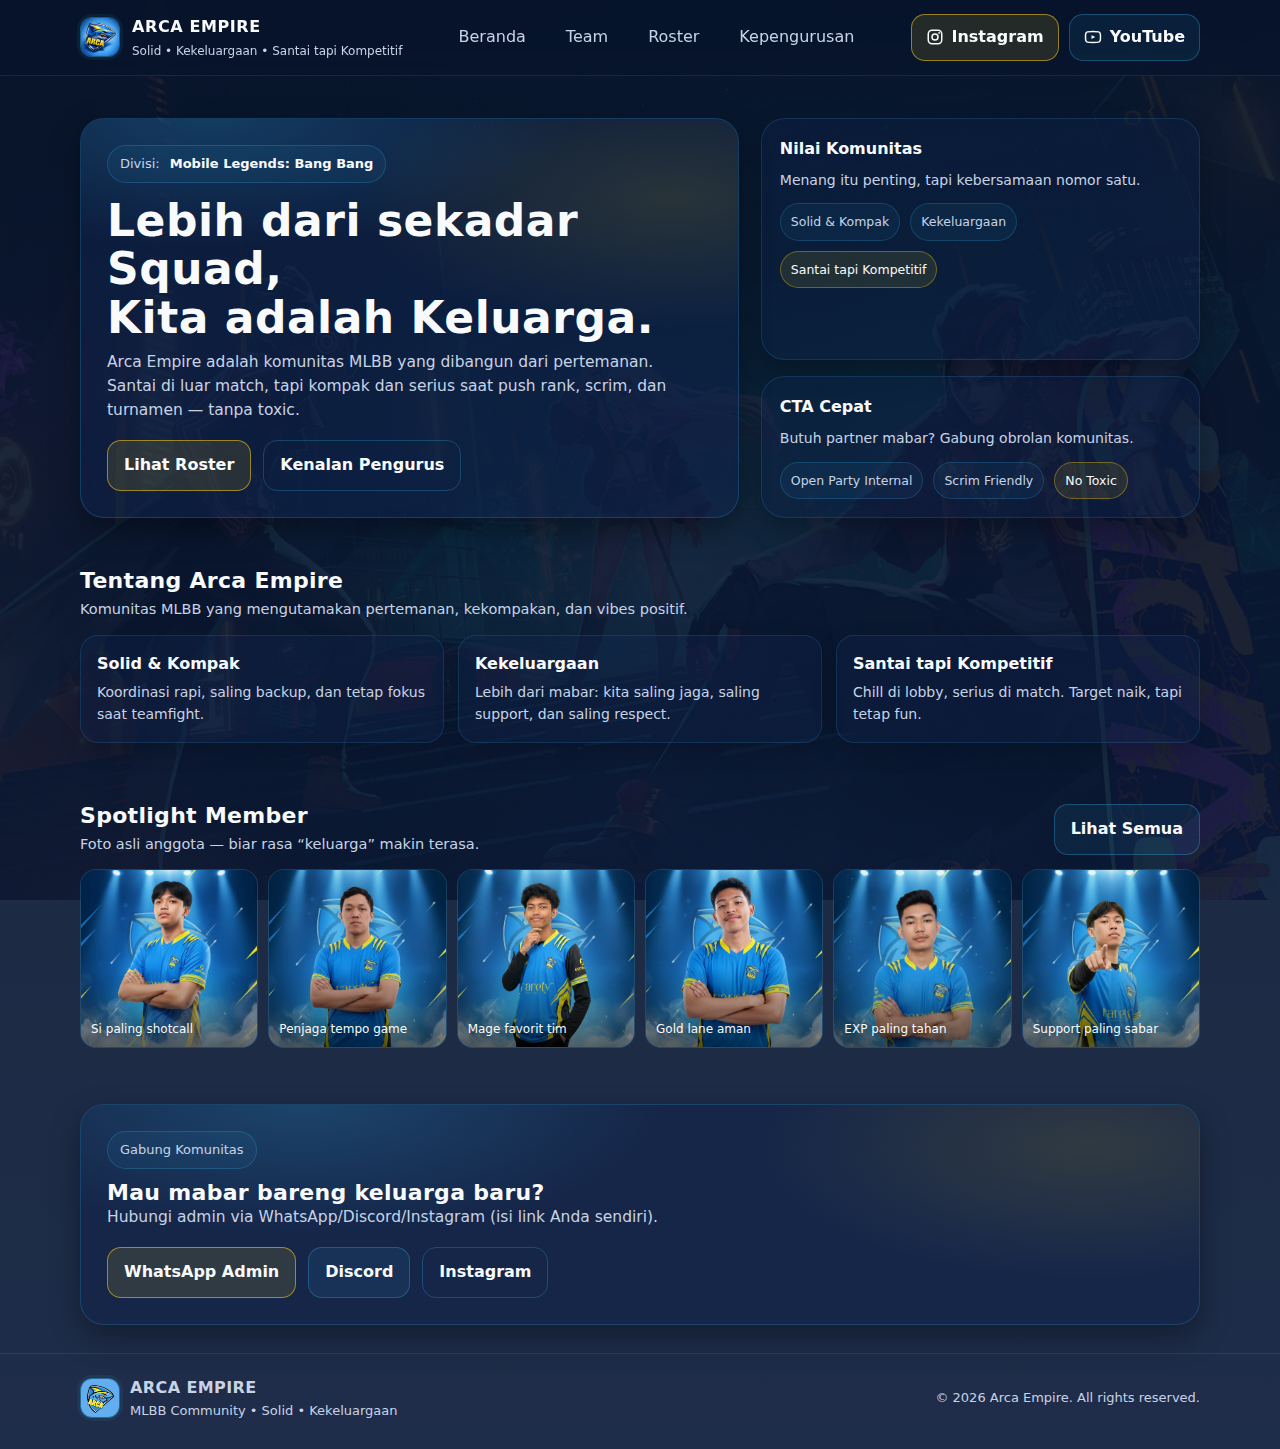
<file: index.html>
<!doctype html>
<html lang="id">
  <head>
    <meta charset="utf-8" />
    <meta name="viewport" content="width=device-width,initial-scale=1" />
    <title>Arca Empire | Komunitas MLBB</title>
    <link rel="stylesheet" href="assets/css/style.css" />
    <!-- Opsional kalau pakai PNG -->
<link rel="icon" type="image/png" sizes="32x32" href="assets/img/teams/arca.jpeg">
<link rel="icon" type="image/png" sizes="16x16" href="assets/img/teams/arca.jpeg">
  </head>
  <body>
    <header class="topbar">
      <div class="container nav">
        <a class="brand" href="index.html">
          <div class="brand-logo">
            <img
              src="assets/img//teams/arca.jpeg"
              alt="Arca Empire Logo"
              onerror="this.style.display = 'none'"
            />
          </div>
          <div>
            <h1>ARCA EMPIRE</h1>
            <small>Solid • Kekeluargaan • Santai tapi Kompetitif</small>
          </div>
        </a>

        <nav class="menu">
          <a href="index.html">Beranda</a>
          <a href="teams.html">Team</a>
          <a href="roster.html">Roster</a>
          <a href="kepengurusan.html">Kepengurusan</a>
        </nav>

        <!-- Ganti tombol Lihat Roster -> IG & YouTube -->
        <div class="social-actions">
          <a
            class="btn btn-primary btn-icon"
            href="https://instagram.com/arca.esports"
            target="_blank"
            rel="noopener"
            aria-label="Instagram Arca Empire"
          >
            <svg
              class="sicon"
              viewBox="0 0 24 24"
              fill="none"
              aria-hidden="true"
            >
              <rect
                x="3"
                y="3"
                width="18"
                height="18"
                rx="5"
                stroke="currentColor"
                stroke-width="2"
              />
              <circle
                cx="12"
                cy="12"
                r="4"
                stroke="currentColor"
                stroke-width="2"
              />
              <circle cx="17.5" cy="6.5" r="1.2" fill="currentColor" />
            </svg>
            <span>Instagram</span>
          </a>

          <a
            class="btn btn-icon"
            href="https://www.youtube.com/@FaizalMiracleeChannel"
            target="_blank"
            rel="noopener"
            aria-label="YouTube Arca Empire"
          >
            <svg
              class="sicon"
              viewBox="0 0 24 24"
              fill="none"
              aria-hidden="true"
            >
              <path
                d="M22 12s0-3.2-.4-4.7a3 3 0 0 0-2.1-2.1C18 4.8 12 4.8 12 4.8s-6 0-7.5.4a3 3 0 0 0-2.1 2.1C2 8.8 2 12 2 12s0 3.2.4 4.7a3 3 0 0 0 2.1 2.1c1.5.4 7.5.4 7.5.4s6 0 7.5-.4a3 3 0 0 0 2.1-2.1C22 15.2 22 12 22 12Z"
                stroke="currentColor"
                stroke-width="2"
              />
              <path d="M10 9.5v5l5-2.5-5-2.5Z" fill="currentColor" />
            </svg>
            <span>YouTube</span>
          </a>
        </div>
      </div>
    </header>

    <main>
      <section class="hero">
        <div class="container hero-grid">
          <div class="hero-card">
            <div class="hero-inner">
              <div class="kicker">Divisi: <b>Mobile Legends: Bang Bang</b></div>
              <h2 class="hero-title">
                Lebih dari sekadar Squad, <br />Kita adalah Keluarga.
              </h2>
              <p class="hero-sub">
                Arca Empire adalah komunitas MLBB yang dibangun dari pertemanan.
                Santai di luar match, tapi kompak dan serius saat push rank,
                scrim, dan turnamen — tanpa toxic.
              </p>
              <div class="hero-actions">
                <a class="btn btn-primary" href="roster.html">Lihat Roster</a>
                <a class="btn btn-ghost" href="kepengurusan.html"
                  >Kenalan Pengurus</a
                >
              </div>
            </div>
          </div>

          <div class="hero-side">
            <div class="panel">
              <div class="panel-inner">
                <h3>Nilai Komunitas</h3>
                <p>Menang itu penting, tapi kebersamaan nomor satu.</p>
                <div class="badges">
                  <span class="badge">Solid & Kompak</span>
                  <span class="badge">Kekeluargaan</span>
                  <span class="badge yellow">Santai tapi Kompetitif</span>
                </div>
              </div>
            </div>

            <div class="panel">
              <div class="panel-inner">
                <h3>CTA Cepat</h3>
                <p>Butuh partner mabar? Gabung obrolan komunitas.</p>
                <div class="badges">
                  <span class="badge">Open Party Internal</span>
                  <span class="badge">Scrim Friendly</span>
                  <span class="badge yellow">No Toxic</span>
                </div>
              </div>
            </div>
          </div>
        </div>
      </section>

      <section class="section">
        <div class="container">
          <div class="section-head">
            <div>
              <h2>Tentang Arca Empire</h2>
              <p class="desc">
                Komunitas MLBB yang mengutamakan pertemanan, kekompakan, dan
                vibes positif.
              </p>
            </div>
          </div>

          <div class="grid-3">
            <div class="card">
              <strong>Solid & Kompak</strong>
              <p>
                Koordinasi rapi, saling backup, dan tetap fokus saat teamfight.
              </p>
            </div>
            <div class="card">
              <strong>Kekeluargaan</strong>
              <p>
                Lebih dari mabar: kita saling jaga, saling support, dan saling
                respect.
              </p>
            </div>
            <div class="card">
              <strong>Santai tapi Kompetitif</strong>
              <p>
                Chill di lobby, serius di match. Target naik, tapi tetap fun.
              </p>
            </div>
          </div>
        </div>
      </section>

      <section class="section">
        <div class="container">
          <div class="section-head">
            <div>
              <h2>Spotlight Member</h2>
              <p class="desc">
                Foto asli anggota — biar rasa “keluarga” makin terasa.
              </p>
            </div>
            <a class="btn" href="roster.html">Lihat Semua</a>
          </div>

          <div class="member-wall">
            <div
              class="member-shot"
              data-lightbox-src="assets/img/players/p1.jpg"
            >
              <img src="assets/img/players/virgo.jpeg" alt="Member 1" />
              <div class="cap">Si paling shotcall</div>
            </div>
            <div
              class="member-shot"
              data-lightbox-src="assets/img/players/p2.jpg"
            >
              <img src="assets/img/players/semprul.jpeg" alt="Member 2" />
              <div class="cap">Penjaga tempo game</div>
            </div>
            <div
              class="member-shot"
              data-lightbox-src="assets/img/players/p3.jpg"
            >
              <img src="assets/img/players/icey.jpeg" alt="Member 3" />
              <div class="cap">Mage favorit tim</div>
            </div>
            <div
              class="member-shot"
              data-lightbox-src="assets/img/players/p4.jpg"
            >
              <img src="assets/img/players/alenski.png" alt="Member 4" />
              <div class="cap">Gold lane aman</div>
            </div>
            <div
              class="member-shot"
              data-lightbox-src="assets/img/players/p5.jpg"
            >
              <img src="assets/img/players/gnome.jpeg" alt="Member 5" />
              <div class="cap">EXP paling tahan</div>
            </div>
            <div
              class="member-shot"
              data-lightbox-src="assets/img/players/p6.jpg"
            >
              <img src="assets/img/players/garsa.png" alt="Member 6" />
              <div class="cap">Support paling sabar</div>
            </div>
          </div>
        </div>
      </section>

      <section class="section" id="kontak">
        <div class="container">
          <div class="hero-card">
            <div class="hero-inner">
              <div class="kicker">Gabung Komunitas</div>
              <h2 class="hero-title" style="margin-top: 12px">
                Mau mabar bareng keluarga baru?
              </h2>
              <p class="hero-sub">
                Hubungi admin via WhatsApp/Discord/Instagram (isi link Anda
                sendiri).
              </p>
              <div class="hero-actions">
                <a class="btn btn-primary" href="#">WhatsApp Admin</a>
                <a class="btn" href="#">Discord</a>
                <a class="btn btn-ghost" href="https://instagram.com/arca.esports">Instagram</a>
              </div>
            </div>
          </div>
        </div>
      </section>
    </main>

    <footer class="footer">
      <div class="container foot">
        <div class="brand" style="gap: 10px">
          <div class="brand-logo">
            <img src="assets/img/logo.png" alt="Logo" />
          </div>
          <div>
            <div style="font-weight: 700; letter-spacing: 0.4px">
              ARCA EMPIRE
            </div>
            <div class="small">MLBB Community • Solid • Kekeluargaan</div>
          </div>
        </div>
        <div class="small">
          © <span id="year"></span> Arca Empire. All rights reserved.
        </div>
      </div>
    </footer>

    <!-- Lightbox -->
    <div class="lightbox" id="lightbox" aria-hidden="true">
      <img id="lightboxImg" alt="Preview" />
      <div class="hint">Klik di mana saja / tekan ESC untuk tutup</div>
    </div>

    <script>
      document.getElementById("year").textContent = new Date().getFullYear();
    </script>
    <script src="assets/js/app.js"></script>
  </body>
</html>
</file>
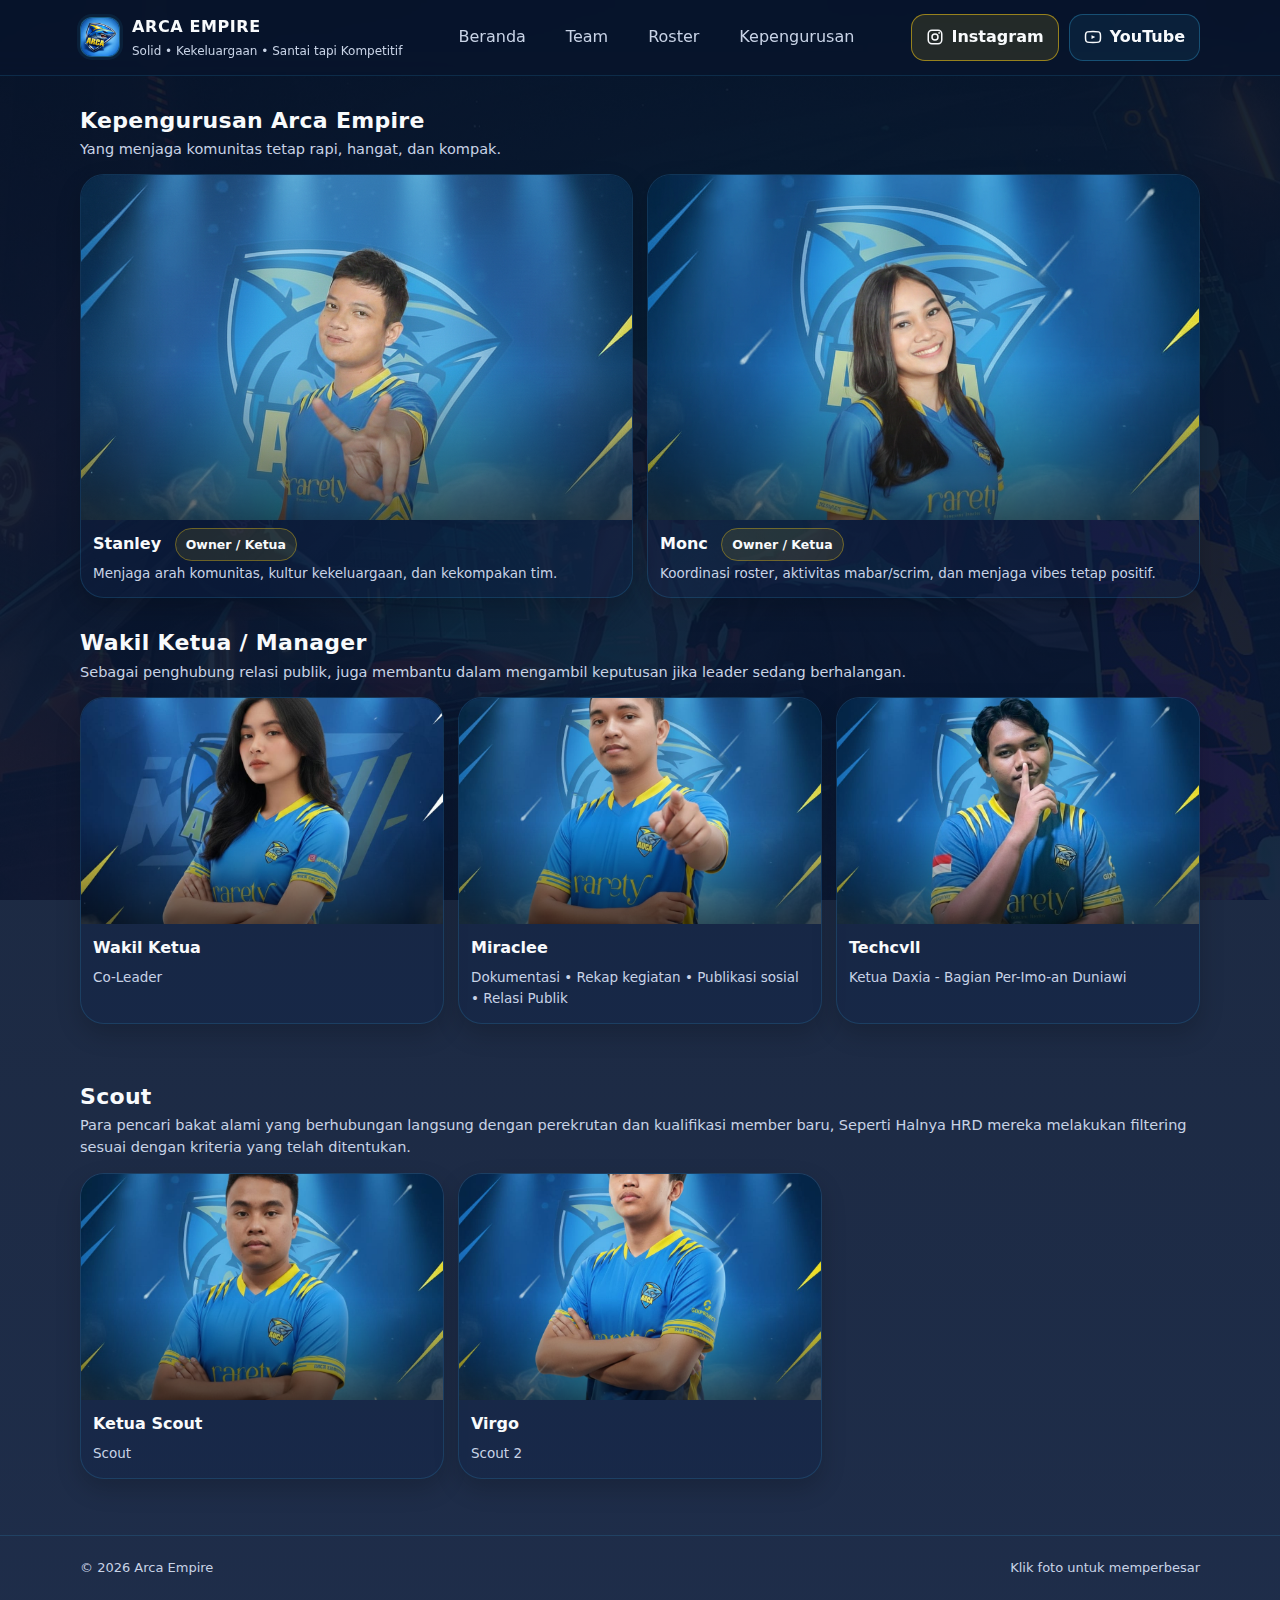
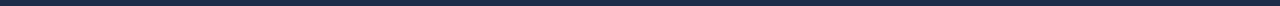
<file: kepengurusan.html>
<!doctype html>
<html lang="id">
  <head>
    <meta charset="utf-8" />
    <meta name="viewport" content="width=device-width,initial-scale=1" />
    <title>Kepengurusan | Arca Empire</title>
    <link rel="stylesheet" href="assets/css/style.css" />
    <!-- Opsional kalau pakai PNG -->
<link rel="icon" type="image/png" sizes="32x32" href="assets/img/teams/arca.jpeg">
<link rel="icon" type="image/png" sizes="16x16" href="assets/img/teams/arca.jpeg">
  </head>
  <body>
    <header class="topbar">
      <div class="container nav">
        <a class="brand" href="index.html">
          <div class="brand-logo">
            <img
              src="assets/img//teams/arca.jpeg"
              alt="Arca Empire Logo"
              onerror="this.style.display = 'none'"
            />
          </div>
          <div>
            <h1>ARCA EMPIRE</h1>
            <small>Solid • Kekeluargaan • Santai tapi Kompetitif</small>
          </div>
        </a>

        <nav class="menu">
          <a href="index.html">Beranda</a>
          <a href="teams.html">Team</a>
          <a href="roster.html">Roster</a>
          <a href="kepengurusan.html">Kepengurusan</a>
        </nav>

        <!-- Ganti tombol Lihat Roster -> IG & YouTube -->
        <div class="social-actions">
          <a
            class="btn btn-primary btn-icon"
            href="https://instagram.com/arca.esports"
            target="_blank"
            rel="noopener"
            aria-label="Instagram Arca Empire"
          >
            <svg
              class="sicon"
              viewBox="0 0 24 24"
              fill="none"
              aria-hidden="true"
            >
              <rect
                x="3"
                y="3"
                width="18"
                height="18"
                rx="5"
                stroke="currentColor"
                stroke-width="2"
              />
              <circle
                cx="12"
                cy="12"
                r="4"
                stroke="currentColor"
                stroke-width="2"
              />
              <circle cx="17.5" cy="6.5" r="1.2" fill="currentColor" />
            </svg>
            <span>Instagram</span>
          </a>

          <a
            class="btn btn-icon"
            href="https://www.youtube.com/@FaizalMiracleeChannel"
            target="_blank"
            rel="noopener"
            aria-label="YouTube Arca Empire"
          >
            <svg
              class="sicon"
              viewBox="0 0 24 24"
              fill="none"
              aria-hidden="true"
            >
              <path
                d="M22 12s0-3.2-.4-4.7a3 3 0 0 0-2.1-2.1C18 4.8 12 4.8 12 4.8s-6 0-7.5.4a3 3 0 0 0-2.1 2.1C2 8.8 2 12 2 12s0 3.2.4 4.7a3 3 0 0 0 2.1 2.1c1.5.4 7.5.4 7.5.4s6 0 7.5-.4a3 3 0 0 0 2.1-2.1C22 15.2 22 12 22 12Z"
                stroke="currentColor"
                stroke-width="2"
              />
              <path d="M10 9.5v5l5-2.5-5-2.5Z" fill="currentColor" />
            </svg>
            <span>YouTube</span>
          </a>
        </div>
      </div>
    </header>

    <main>
      <section class="section">
        <div class="container">
          <div class="section-head">
            <div>
              <h2>Kepengurusan Arca Empire</h2>
              <p class="desc">
                Yang menjaga komunitas tetap rapi, hangat, dan kompak.
              </p>
            </div>
          </div>

          <!-- Owners (dipisah & menonjol) -->
          <div class="staff-grid" style="grid-template-columns: repeat(2, 1fr)">
            <article class="staff-card">
              <div
                class="photo"
                data-lightbox-src="assets/img/staff/owner1.jpg"
              >
                <img src="assets/img/staff/stanley.png" alt="Stanley" />
              </div>
              <div class="meta">
                <h3>
                  Stanley
                  <span class="badge yellow" style="margin-left: 8px"
                    >Owner / Ketua</span
                  >
                </h3>
                <p>
                  Menjaga arah komunitas, kultur kekeluargaan, dan kekompakan
                  tim.
                </p>
              </div>
            </article>

            <article class="staff-card">
              <div
                class="photo"
                data-lightbox-src="assets/img/staff/owner2.jpg"
              >
                <img src="assets/img/staff/monc.png" alt="Monc" />
              </div>
              <div class="meta">
                <h3>
                  Monc
                  <span class="badge yellow" style="margin-left: 8px"
                    >Owner / Ketua</span
                  >
                </h3>
                <p>
                  Koordinasi roster, aktivitas mabar/scrim, dan menjaga vibes
                  tetap positif.
                </p>
              </div>
            </article>
          </div>

          <!-- Admin/Manager -->
          <div class="section">
            <div class="section-head">
              <div>
                <h2>Wakil Ketua / Manager</h2>
                <p class="desc">
                  Sebagai penghubung relasi publik, juga membantu dalam
                  mengambil keputusan jika leader sedang berhalangan.
                </p>
              </div>
            </div>

            <div class="staff-grid">
              <article class="staff-card">
                <div
                  class="photo"
                  data-lightbox-src="assets/img/staff/miraclee.jpeg"
                >
                  <img src="assets/img/staff/jasmine.jpeg" alt="Admin 1" />
                </div>
                <div class="meta">
                  <h3>Wakil Ketua</h3>
                  <p>Co-Leader</p>
                </div>
              </article>

              <article class="staff-card">
                <div
                  class="photo"
                  data-lightbox-src="assets/img/staff/admin2.jpg"
                >
                  <img src="assets/img/staff/miraclee.jpeg" alt="Admin 2" />
                </div>
                <div class="meta">
                  <h3>Miraclee</h3>
                  <p>
                    Dokumentasi • Rekap kegiatan • Publikasi sosial • Relasi
                    Publik
                  </p>
                </div>
              </article>

              <article class="staff-card">
                <div
                  class="photo"
                  data-lightbox-src="assets/img/staff/admin3.jpg"
                >
                  <img src="assets/img/players/techvll.jpeg" alt="Admin 3" />
                </div>
                <div class="meta">
                  <h3>Techcvll</h3>
                  <p>Ketua Daxia - Bagian Per-Imo-an Duniawi</p>
                </div>
              </article>
            </div>
          </div>
          <!-- Admin/Manager -->
          <div class="section">
            <div class="section-head">
              <div>
                <h2>Scout</h2>
                <p class="desc">
                  Para pencari bakat alami yang berhubungan langsung dengan perekrutan dan kualifikasi member baru,
                  Seperti Halnya HRD mereka melakukan filtering sesuai dengan kriteria yang telah ditentukan.
                </p>
              </div>
            </div>

            <div class="staff-grid">
              <article class="staff-card">
                <div
                  class="photo"
                  data-lightbox-src="assets/img/players/kyzent.jpeg"
                >
                  <img src="assets/img/players/kyzent.jpeg" alt="Admin 1" />
                </div>
                <div class="meta">
                  <h3>Ketua Scout</h3>
                  <p>Scout</p>
                </div>
              </article>

              <article class="staff-card">
                <div
                  class="photo"
                  data-lightbox-src="assets/img/staff/virgo.jpeg"
                >
                  <img src="assets/img/staff/virgo.jpeg" alt="Admin 2" />
                </div>
                <div class="meta">
                  <h3>Virgo</h3>
                  <p>
                    Scout 2
                  </p>
                </div>
              </article>
            </div>
          </div>
        </div>
      </section>
    </main>

    <footer class="footer">
      <div class="container foot">
        <div class="small">© <span id="year"></span> Arca Empire</div>
        <div class="small">Klik foto untuk memperbesar</div>
      </div>
    </footer>

    <div class="lightbox" id="lightbox" aria-hidden="true">
      <img id="lightboxImg" alt="Preview" />
      <div class="hint">Klik di mana saja / tekan ESC untuk tutup</div>
    </div>

    <script>
      document.getElementById("year").textContent = new Date().getFullYear();
    </script>
    <script src="assets/js/app.js"></script>
  </body>
</html>
</file>
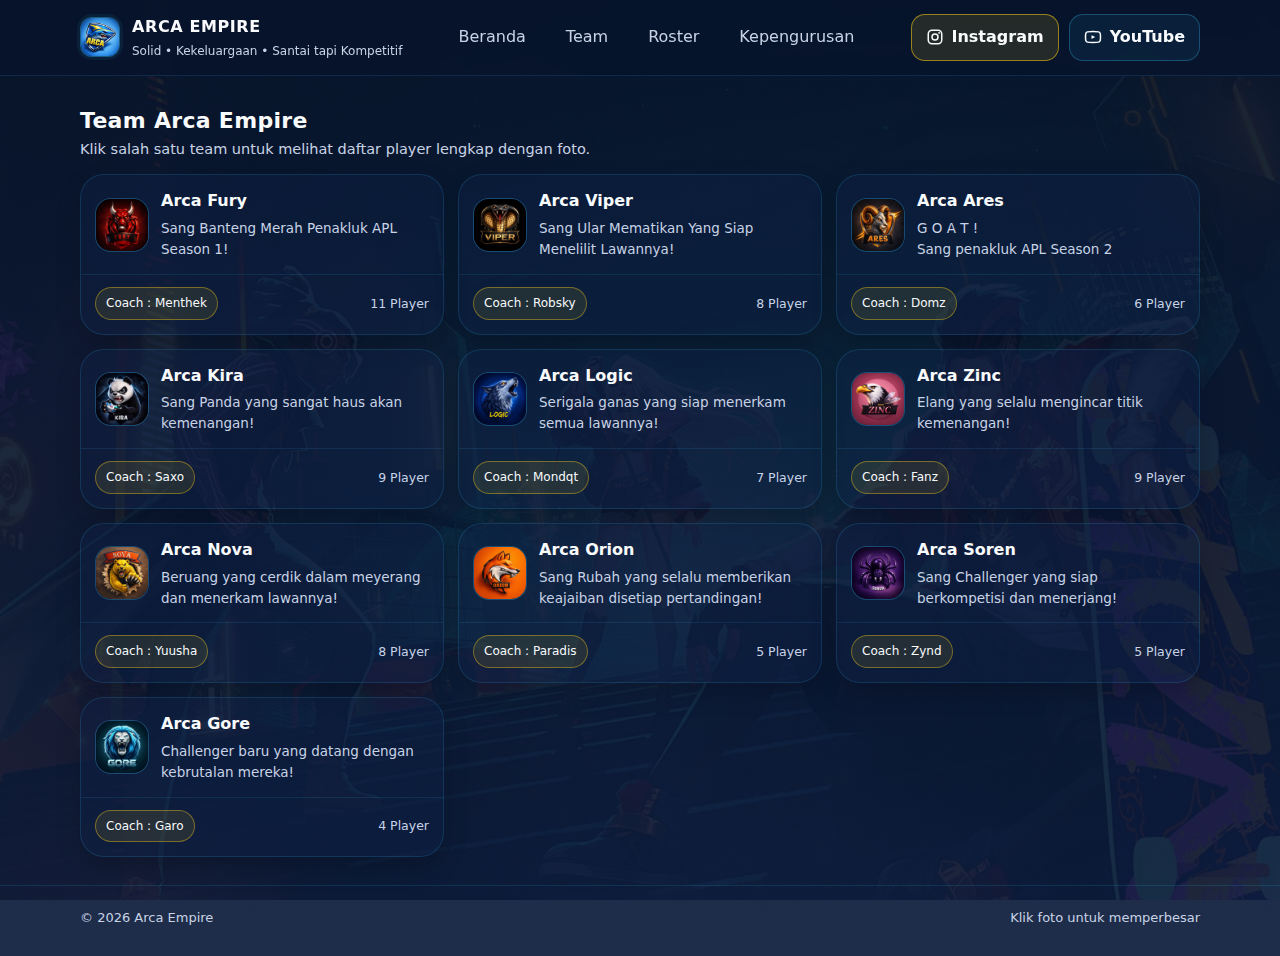
<file: teams.html>
<!doctype html>
<html lang="id">
<head>
  <meta charset="utf-8"/>
  <meta name="viewport" content="width=device-width,initial-scale=1"/>
  <title>Team | Arca Empire</title>
  <link rel="stylesheet" href="assets/css/style.css"/>
    <!-- Opsional kalau pakai PNG -->
<link rel="icon" type="image/png" sizes="32x32" href="assets/img/teams/arca.jpeg">
<link rel="icon" type="image/png" sizes="16x16" href="assets/img/teams/arca.jpeg">
</head>
<body>

<header class="topbar">
      <div class="container nav">
        <a class="brand" href="index.html">
          <div class="brand-logo">
            <img
              src="assets/img//teams/arca.jpeg"
              alt="Arca Empire Logo"
              onerror="this.style.display = 'none'"
            />
          </div>
          <div>
            <h1>ARCA EMPIRE</h1>
            <small>Solid • Kekeluargaan • Santai tapi Kompetitif</small>
          </div>
        </a>

        <nav class="menu">
          <a href="index.html">Beranda</a>
          <a href="teams.html">Team</a>
          <a href="roster.html">Roster</a>
          <a href="kepengurusan.html">Kepengurusan</a>
        </nav>

        <!-- Ganti tombol Lihat Roster -> IG & YouTube -->
        <div class="social-actions">
          <a
            class="btn btn-primary btn-icon"
            href="https://instagram.com/arca.esports"
            target="_blank"
            rel="noopener"
            aria-label="Instagram Arca Empire"
          >
            <svg
              class="sicon"
              viewBox="0 0 24 24"
              fill="none"
              aria-hidden="true"
            >
              <rect
                x="3"
                y="3"
                width="18"
                height="18"
                rx="5"
                stroke="currentColor"
                stroke-width="2"
              />
              <circle
                cx="12"
                cy="12"
                r="4"
                stroke="currentColor"
                stroke-width="2"
              />
              <circle cx="17.5" cy="6.5" r="1.2" fill="currentColor" />
            </svg>
            <span>Instagram</span>
          </a>

          <a
            class="btn btn-icon"
            href="https://www.youtube.com/@FaizalMiracleeChannel"
            target="_blank"
            rel="noopener"
            aria-label="YouTube Arca Empire"
          >
            <svg
              class="sicon"
              viewBox="0 0 24 24"
              fill="none"
              aria-hidden="true"
            >
              <path
                d="M22 12s0-3.2-.4-4.7a3 3 0 0 0-2.1-2.1C18 4.8 12 4.8 12 4.8s-6 0-7.5.4a3 3 0 0 0-2.1 2.1C2 8.8 2 12 2 12s0 3.2.4 4.7a3 3 0 0 0 2.1 2.1c1.5.4 7.5.4 7.5.4s6 0 7.5-.4a3 3 0 0 0 2.1-2.1C22 15.2 22 12 22 12Z"
                stroke="currentColor"
                stroke-width="2"
              />
              <path d="M10 9.5v5l5-2.5-5-2.5Z" fill="currentColor" />
            </svg>
            <span>YouTube</span>
          </a>
        </div>
      </div>
    </header>

<main class="section">
  <div class="container">
    <div class="section-head">
      <div>
        <h2>Team Arca Empire</h2>
        <p class="desc">Klik salah satu team untuk melihat daftar player lengkap dengan foto.</p>
      </div>
    </div>

    <!-- LIST TEAM -->
    <section id="teamList" class="team-list"></section>

    <!-- DETAIL TEAM (PLAYER) -->
    <section id="teamDetail" class="team-detail" style="display:none; margin-top:18px;">
      <div class="section-head">
        <div>
          <h2 id="teamTitle">Team</h2>
          <p id="teamDesc" class="desc"></p>
        </div>
        <button id="btnBackTeams" class="btn btn-ghost" type="button">← Kembali ke list team</button>
      </div>

      <div class="roster-tools" id="teamChips">
        <div class="chip active" data-role="All">Semua</div>
        <div class="chip" data-role="Roamer">Roamer</div>
        <div class="chip" data-role="Jungler">Jungler</div>
        <div class="chip" data-role="Midlaner">Midlaner</div>
        <div class="chip" data-role="Explaner">Explaner</div>
        <div class="chip" data-role="Goldlaner">Goldlaner</div>
      </div>

      <section class="grid-roster" id="teamPlayerGrid"></section>
    </section>
  </div>
</main>

<footer class="footer">
  <div class="container foot">
    <div class="small">© <span id="year"></span> Arca Empire</div>
    <div class="small">Klik foto untuk memperbesar</div>
  </div>
</footer>

<!-- Lightbox -->
<div class="lightbox" id="lightbox" aria-hidden="true">
  <img id="lightboxImg" alt="Preview">
  <div class="hint">Klik di mana saja / tekan ESC untuk tutup</div>
</div>

<script>
  document.getElementById('year').textContent = new Date().getFullYear();
</script>
<script src="assets/js/app.js"></script>
</body>
</html>
</file>
<file: assets/css/style.css>
/* =========================
   ARCA EMPIRE - STYLE
   ========================= */

:root{
  --bg: #0B1B3A;        /* biru tua */
  --bg2:#07142B;
  --card:#0E234A;
  --line:#1F2A44;
  --text:#F8FAFC;       /* off-white */
  --muted:#C8D3E6;
  --sky:#38BDF8;        /* biru muda */
  --yellow:#FACC15;     /* aksen kuning */
  --shadow: 0 12px 30px rgba(0,0,0,.35);
  --radius: 18px;
  --radius2: 24px;
}

*{box-sizing:border-box}
html,body{margin:0;padding:0}
/*body{
  font-family: ui-sans-serif, system-ui, -apple-system, Segoe UI, Roboto, Arial, "Apple Color Emoji","Segoe UI Emoji";
  background:
    radial-gradient(1200px 500px at 20% 0%, rgba(56,189,248,.18), transparent 55%),
    radial-gradient(900px 500px at 80% 10%, rgba(250,204,21,.08), transparent 55%),
    linear-gradient(180deg, var(--bg2), var(--bg));
  color:var(--text);
  line-height:1.55;
}*/

body{
  color:var(--text);
  line-height:1.55;
  font-family: ui-sans-serif, system-ui, -apple-system, Segoe UI, Roboto, Arial, "Apple Color Emoji","Segoe UI Emoji";
  background:
    linear-gradient(180deg, rgba(7,20,43,.92), rgba(11,27,58,.92)),
    url("../img/background.jpg") center/cover no-repeat fixed;
}

a{color:inherit;text-decoration:none}
img{max-width:100%;display:block}
.container{width:min(1120px, 92%); margin:0 auto}

.topbar{
  position:sticky; top:0; z-index:99;
  backdrop-filter: blur(10px);
  background: rgba(7,20,43,.72);
  border-bottom: 1px solid rgba(56,189,248,.15);
}
.nav{
  display:flex; align-items:center; justify-content:space-between;
  padding:14px 0;
}
.brand{
  display:flex; gap:12px; align-items:center;
}
.brand-logo{
  width:40px;height:40px;border-radius:12px;
  background: rgba(56,189,248,.12);
  border:1px solid rgba(56,189,248,.35);
  overflow:hidden;
  box-shadow: 0 0 0 3px rgba(56,189,248,.08);
}
.brand-logo img{width:100%;height:100%;object-fit:cover}
.brand h1{
  font-size:16px; margin:0; letter-spacing:.6px;
}
.brand small{display:block; color:var(--muted); font-size:12px; margin-top:2px}

.menu{
  display:flex; gap:14px; align-items:center;
}
.menu a{
  padding:10px 12px;
  border-radius: 12px;
  color: var(--muted);
  border: 1px solid transparent;
}
.menu a:hover{
  color:var(--text);
  border-color: rgba(56,189,248,.22);
  background: rgba(56,189,248,.06);
}

.btn{
  display:inline-flex; align-items:center; justify-content:center;
  gap:10px;
  padding:12px 16px;
  border-radius: 14px;
  border:1px solid rgba(56,189,248,.3);
  background: rgba(56,189,248,.08);
  color:var(--text);
  font-weight: 650;
  box-shadow: 0 0 0 0 rgba(56,189,248,.0);
  transition: transform .15s ease, box-shadow .15s ease, background .15s ease;
}
.btn:hover{
  transform: translateY(-1px);
  box-shadow: 0 12px 28px rgba(56,189,248,.12);
  background: rgba(56,189,248,.12);
}
.btn-primary{
  border-color: rgba(250,204,21,.55);
  background: rgba(250,204,21,.12);
  color: var(--text);
}
.btn-primary:hover{
  box-shadow: 0 12px 28px rgba(250,204,21,.12);
  background: rgba(250,204,21,.16);
}
.btn-ghost{
  border-color: rgba(56,189,248,.25);
  background: transparent;
}

.hero{
  padding:42px 0 18px;
}
.hero-grid{
  display:grid;
  grid-template-columns: 1.2fr .8fr;
  gap:22px;
  align-items:stretch;
}
.hero-card{
  border-radius: var(--radius2);
  background: rgba(14,35,74,.55);
  border: 1px solid rgba(56,189,248,.2);
  box-shadow: var(--shadow);
  overflow:hidden;
  position:relative;
}
.hero-card:before{
  content:"";
  position:absolute; inset:-2px;
  background:
    radial-gradient(600px 220px at 20% 0%, rgba(56,189,248,.20), transparent 60%),
    radial-gradient(600px 240px at 90% 20%, rgba(250,204,21,.12), transparent 55%);
  pointer-events:none;
}
.hero-inner{
  position:relative;
  padding:26px;
}
.kicker{
  display:inline-flex; gap:10px; align-items:center;
  padding:8px 12px;
  border-radius: 999px;
  border:1px solid rgba(56,189,248,.22);
  background: rgba(56,189,248,.06);
  color: var(--muted);
  font-size: 13px;
}
.kicker b{color: var(--text)}
.hero-title{
  margin:14px 0 8px;
  font-size: clamp(28px, 4vw, 44px);
  line-height:1.1;
  letter-spacing:.5px;
}
.hero-sub{
  color: var(--muted);
  font-size: 15.5px;
  margin: 0 0 18px;
  max-width: 60ch;
}
.hero-actions{display:flex; gap:12px; flex-wrap:wrap}

.hero-side{
  display:grid;
  grid-template-rows: 1fr auto;
  gap:16px;
}
.panel{
  border-radius: var(--radius2);
  background: rgba(14,35,74,.38);
  border:1px solid rgba(56,189,248,.16);
  overflow:hidden;
  box-shadow: 0 10px 26px rgba(0,0,0,.25);
}
.panel .panel-inner{padding:18px}
.panel h3{margin:0 0 8px; font-size:16px}
.panel p{margin:0; color:var(--muted); font-size:14px}
.badges{display:flex; gap:10px; flex-wrap:wrap; margin-top:12px}
.badge{
  padding:8px 10px;
  border-radius: 999px;
  border:1px solid rgba(56,189,248,.20);
  background: rgba(56,189,248,.06);
  color: var(--muted);
  font-size: 12.5px;
}
.badge.yellow{
  border-color: rgba(250,204,21,.35);
  background: rgba(250,204,21,.10);
  color: var(--text);
}

.section{
  padding:28px 0;
}
.section-head{
  display:flex; align-items:flex-end; justify-content:space-between;
  gap:16px; flex-wrap:wrap;
  margin-bottom: 14px;
}
.section h2{
  margin:0;
  font-size: 22px;
  letter-spacing:.3px;
}
.section .desc{
  margin:0;
  color: var(--muted);
  font-size: 14.5px;
}

.grid-3{
  display:grid;
  grid-template-columns: repeat(3, 1fr);
  gap:14px;
}
.card{
  border-radius: var(--radius);
  background: rgba(14,35,74,.35);
  border:1px solid rgba(56,189,248,.15);
  padding:16px;
  box-shadow: 0 8px 22px rgba(0,0,0,.18);
}
.card strong{display:block; margin-bottom:6px}
.card p{margin:0; color:var(--muted); font-size:14px}

.member-wall{
  display:grid;
  grid-template-columns: repeat(6, 1fr);
  gap:10px;
}
.member-shot{
  position:relative;
  border-radius: 16px;
  overflow:hidden;
  border:1px solid rgba(56,189,248,.18);
  background: rgba(56,189,248,.06);
  aspect-ratio: 1 / 1;
  cursor:pointer;
  transition: transform .15s ease, box-shadow .15s ease;
}
.member-shot:hover{
  transform: translateY(-2px);
  box-shadow: 0 16px 30px rgba(56,189,248,.12);
}
.member-shot img{
  width:100%;height:100%;object-fit:cover;
  filter: contrast(1.02) saturate(1.05);
}
.member-shot:after{
  content:"";
  position:absolute; inset:0;
  background: linear-gradient(180deg, transparent 55%, rgba(0,0,0,.55));
}
.member-shot .cap{
  position:absolute; left:10px; right:10px; bottom:8px;
  font-size:12px;
  color: var(--text);
  z-index:1;
  text-shadow: 0 8px 16px rgba(0,0,0,.6);
}

.roster-tools{
  display:flex; gap:10px; flex-wrap:wrap; align-items:center;
  margin: 10px 0 14px;
}
.chip{
  padding:8px 10px;
  border-radius: 999px;
  border:1px solid rgba(56,189,248,.22);
  background: rgba(56,189,248,.06);
  color: var(--muted);
  font-size: 13px;
  cursor:pointer;
  user-select:none;
}
.chip.active{
  border-color: rgba(250,204,21,.45);
  background: rgba(250,204,21,.10);
  color: var(--text);
}

.grid-roster{
  display:grid;
  grid-template-columns: repeat(4, 1fr);
  gap:14px;
}

.player{
  border-radius: var(--radius2);
  overflow:hidden;
  border:1px solid rgba(56,189,248,.16);
  background: rgba(14,35,74,.35);
  box-shadow: 0 10px 24px rgba(0,0,0,.18);
  transition: transform .15s ease, box-shadow .15s ease;
}
.player:hover{
  transform: translateY(-2px);
  box-shadow: 0 18px 36px rgba(56,189,248,.10);
}
.player .photo{
  position:relative;
  aspect-ratio: 4 / 5;
  background: rgba(56,189,248,.06);
  cursor:pointer;
}
.player .photo img{
  width:100%;height:100%;object-fit:cover;
}
.player .photo:after{
  content:"";
  position:absolute; inset:0;
  background: linear-gradient(180deg, rgba(0,0,0,.0) 45%, rgba(0,0,0,.60));
}
.player .meta{
  padding: 12px 12px 14px;
}
.nick{
  display:flex; align-items:center; justify-content:space-between;
  gap:10px;
  margin:0 0 6px;
  font-size: 16px;
  letter-spacing:.2px;
}
.role{
  display:flex; align-items:center; gap:8px;
  color: var(--muted);
  font-size: 13px;
}
.role .pill{
  margin-left:auto;
  padding:6px 10px;
  border-radius: 999px;
  border:1px solid rgba(56,189,248,.20);
  background: rgba(56,189,248,.06);
  color: var(--text);
  font-size: 12px;
}
.pill.yellow{
  border-color: rgba(250,204,21,.45);
  background: rgba(250,204,21,.10);
}

.icon{
  width:18px;height:18px;
  display:inline-block;
  color: var(--sky);
}

.staff-grid{
  display:grid;
  grid-template-columns: repeat(3, 1fr);
  gap:14px;
}
.staff-card{
  border-radius: var(--radius2);
  overflow:hidden;
  border:1px solid rgba(56,189,248,.16);
  background: rgba(14,35,74,.35);
  box-shadow: 0 10px 24px rgba(0,0,0,.18);
}
.staff-card .photo{aspect-ratio: 16/10; position:relative; cursor:pointer}
.staff-card .photo img{width:100%;height:100%;object-fit:cover}
.staff-card .photo:after{
  content:""; position:absolute; inset:0;
  background: linear-gradient(180deg, transparent 55%, rgba(0,0,0,.6));
}
.staff-card .meta{padding: 12px 12px 14px}
.staff-card h3{margin:0 0 6px; font-size:16px}
.staff-card p{margin:0; color:var(--muted); font-size:13.5px}

.footer{
  padding:22px 0 28px;
  border-top:1px solid rgba(56,189,248,.15);
  color: var(--muted);
}
.footer .foot{
  display:flex; align-items:center; justify-content:space-between;
  gap:14px; flex-wrap:wrap;
}
.small{font-size:13px}

/* Lightbox */
.lightbox{
  position:fixed; inset:0;
  background: rgba(0,0,0,.72);
  display:none;
  align-items:center; justify-content:center;
  padding: 20px;
  z-index:999;
}
.lightbox.open{display:flex}
.lightbox img{
  max-width:min(980px, 95vw);
  max-height: 85vh;
  border-radius: 18px;
  border: 1px solid rgba(56,189,248,.25);
  box-shadow: 0 20px 70px rgba(0,0,0,.55);
}
.lightbox .hint{
  position:fixed; bottom:18px; left:50%;
  transform:translateX(-50%);
  color: rgba(248,250,252,.85);
  font-size: 13px;
  padding:8px 12px;
  border-radius: 999px;
  border:1px solid rgba(56,189,248,.18);
  background: rgba(14,35,74,.55);
}

/* Responsive */
@media (max-width: 980px){
  .hero-grid{grid-template-columns:1fr; }
  .grid-roster{grid-template-columns: repeat(3, 1fr);}
  .member-wall{grid-template-columns: repeat(4, 1fr);}
}
@media (max-width: 680px){
  .menu{display:none}
  .grid-3{grid-template-columns: 1fr}
  .grid-roster{grid-template-columns: repeat(2, 1fr);}
  .member-wall{grid-template-columns: repeat(3, 1fr);}
  .staff-grid{grid-template-columns: 1fr}
}

/* ===== Team List ===== */
.team-list{
  display:grid;
  grid-template-columns: repeat(3, 1fr);
  gap:14px;
}
.team-card{
  border-radius: var(--radius2);
  background: rgba(14,35,74,.35);
  border:1px solid rgba(56,189,248,.16);
  box-shadow: 0 10px 24px rgba(0,0,0,.18);
  overflow:hidden;
  cursor:pointer;
  transition: transform .15s ease, box-shadow .15s ease;
}
.team-card:hover{
  transform: translateY(-2px);
  box-shadow: 0 18px 36px rgba(56,189,248,.10);
}
.team-card .top{
  display:flex; gap:12px; align-items:center;
  padding:14px;
}
.team-logo{
  width:54px;height:54px;border-radius:16px;
  overflow:hidden;
  border:1px solid rgba(56,189,248,.25);
  background: rgba(56,189,248,.06);
  flex:0 0 auto;
}
.team-logo img{width:100%;height:100%;object-fit:cover}
.team-card h3{margin:0;font-size:16px}
.team-card p{margin:4px 0 0;color:var(--muted);font-size:13.5px}
.team-card .bottom{
  padding:12px 14px 14px;
  border-top: 1px solid rgba(56,189,248,.12);
  display:flex; justify-content:space-between; align-items:center; gap:10px;
}
.team-tag{
  padding:6px 10px;
  border-radius: 999px;
  border:1px solid rgba(250,204,21,.40);
  background: rgba(250,204,21,.10);
  font-size:12px;
  color: var(--text);
}
.team-count{font-size:12.5px; color:var(--muted);}

@media (max-width: 980px){
  .team-list{grid-template-columns: repeat(2, 1fr);}
}
@media (max-width: 680px){
  .team-list{grid-template-columns: 1fr;}
}

.social-actions{
  display:flex;
  gap:10px;
  align-items:center;
}

.btn-icon{
  display:inline-flex;
  align-items:center;
  gap:8px;
  padding:10px 14px;
}

.sicon{
  width:18px;
  height:18px;
  flex:0 0 18px;
}

/* Hover lebih hidup */
.btn-icon:hover .sicon{
  transform: scale(1.05);
  transition: transform .15s ease;
}

/* Mobile: teks bisa disingkat kalau mau (opsional) */
@media (max-width: 680px){
  .social-actions{
    gap:8px;
  }

  .btn-icon{
    padding:10px 12px;
  }

  .btn-icon span{
    display:none; /* kalau mau icon-only di HP */
  }

  .btn-icon{
    width:40px;
    justify-content:center;
    padding:10px;
  }
}
</file>
